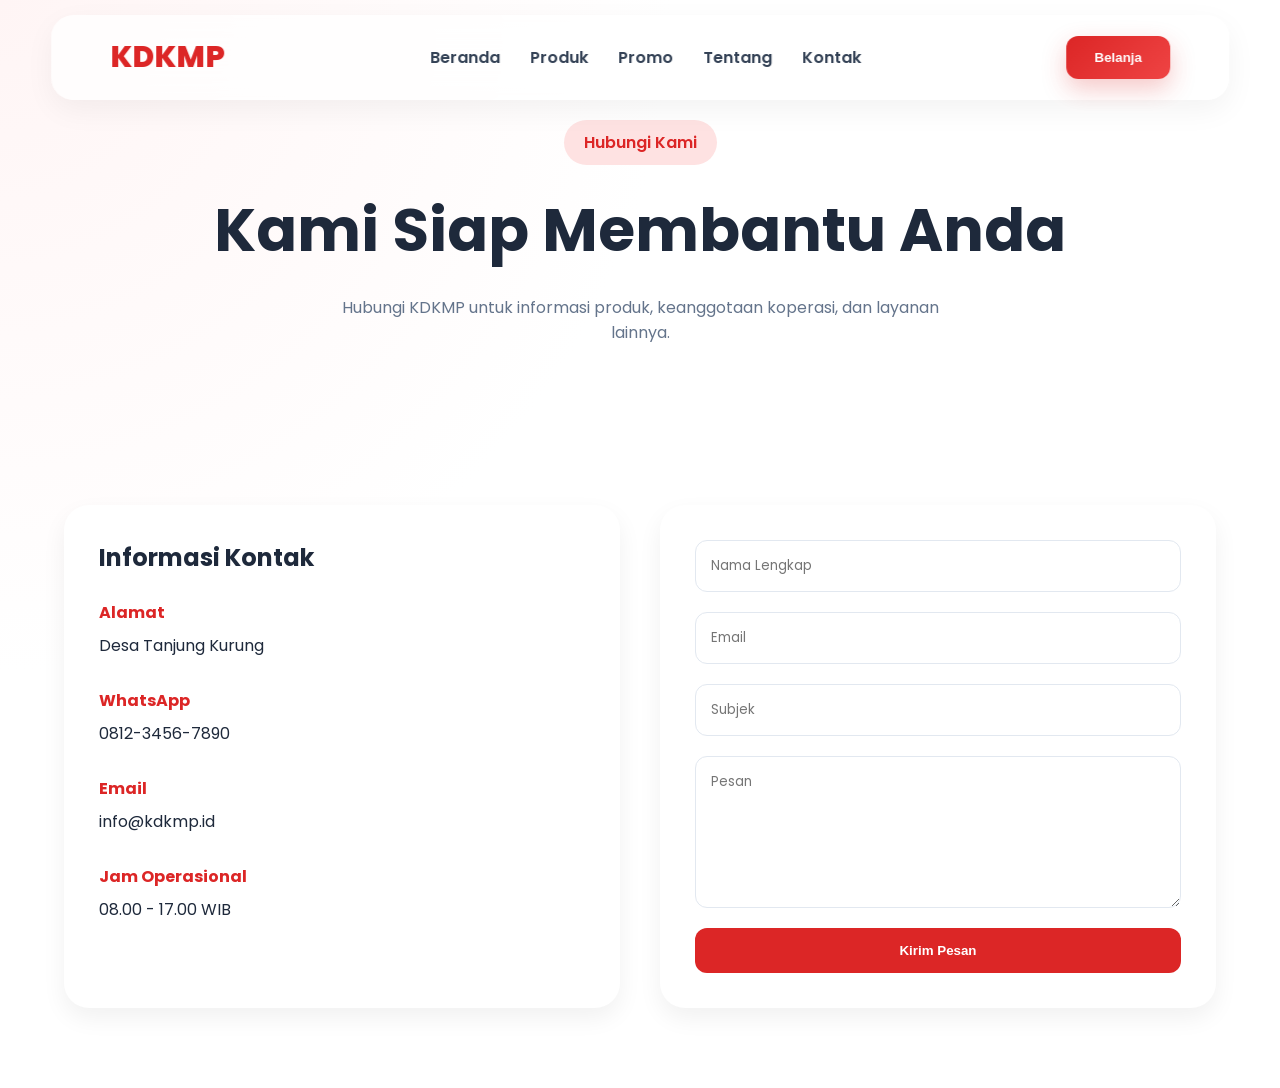
<file: kontak.html>
<head>
    <meta charset="UTF-8">
    <meta name="viewport" content="width=device-width, initial-scale=1.0">
    <title>kontak - KDKMP</title>
    
    <link rel="stylesheet" href="assets/css/style.css">
    
    <link href="https://fonts.googleapis.com/css2?family=Poppins:wght@300;400;500;600;700&display=swap" rel="stylesheet">
    </head>
    <body>

        <nav class="navbar">
            <div class="container">
        
                <div class="logo">
                    KDKMP
                </div>
        
                <ul class="menu">
                    <li><a href="index.html">Beranda</a></li>
                    <li><a href="produk.html">Produk</a></li>
                    <li><a href="promo.html">Promo</a></li>
                    <li><a href="tentang.html">Tentang</a></li>
                    <li><a href="kontak.html">Kontak</a></li>
                </ul>
        
                <div class="nav-button">
                    <button>Belanja</button>
                </div>
        
            </div>
        </nav>
<section class="contact-hero">

    <div class="container">

        <span class="page-badge">
            Hubungi Kami
        </span>

        <h1>
            Kami Siap Membantu Anda
        </h1>

        <p>
            Hubungi KDKMP untuk informasi produk,
            keanggotaan koperasi, dan layanan lainnya.
        </p>

    </div>

</section>

<section class="contact-section">

    <div class="container">

        <div class="contact-grid">

            <div class="contact-info">

                <h2>Informasi Kontak</h2>

                <div class="info-item">
                    <h4>Alamat</h4>
                    <p>Desa Tanjung Kurung</p>
                </div>

                <div class="info-item">
                    <h4>WhatsApp</h4>
                    <p>0812-3456-7890</p>
                </div>

                <div class="info-item">
                    <h4>Email</h4>
                    <p>info@kdkmp.id</p>
                </div>

                <div class="info-item">
                    <h4>Jam Operasional</h4>
                    <p>08.00 - 17.00 WIB</p>
                </div>

            </div>

            <div class="contact-form">

                <form>

                    <div class="form-group">
                        <input type="text" placeholder="Nama Lengkap">
                    </div>

                    <div class="form-group">
                        <input type="email" placeholder="Email">
                    </div>

                    <div class="form-group">
                        <input type="text" placeholder="Subjek">
                    </div>

                    <div class="form-group">
                        <textarea rows="6" placeholder="Pesan"></textarea>
                    </div>

                    <button type="submit">
                        Kirim Pesan
                    </button>

                </form>

            </div>

        </div>

    </div>

</section>
</body>
</html>
</file>
<file: assets/css/style.css>
/* =========================
   GLOBAL
========================= */

*{
    margin:0;
    padding:0;
    box-sizing:border-box;
}

html{
    scroll-behavior:smooth;
}

body{
    font-family:'Poppins',sans-serif;
    background:#f8fafc;
    color:#1e293b;
    overflow-x:hidden;
}

body{
    background:
    radial-gradient(circle at top left,#fff5f5,#ffffff 40%),
    radial-gradient(circle at bottom right,#fef2f2,#ffffff 35%);
}

.container{
    width:90%;
    max-width:1300px;
    margin:auto;
}

section{
    padding:100px 0;
}

img{
    max-width:100%;
    display:block;
}

a{
    text-decoration:none;
}

/* =========================
   NAVBAR
========================= */

.navbar{
    position:fixed;
    top:0;
    left:0;
    width:100%;
    z-index:999;
    background:rgba(255,255,255,.85);
    backdrop-filter:blur(15px);
    border-bottom:1px solid rgba(0,0,0,.05);
}

.navbar .container{
    display:flex;
    justify-content:space-between;
    align-items:center;
    padding:20px 0;
}

.logo{
    font-size:28px;
    font-weight:700;
    color:#dc2626;
}

.menu{
    display:flex;
    align-items:center;
    gap:30px;
    list-style:none;
}

.menu a{
    text-decoration:none;
    color:#334155;
    font-weight:500;
    transition:.3s;
}

.menu a:hover{
    color:#dc2626;
}

.nav-button button{
    background:#dc2626;
    color:white;
    border:none;
    padding:14px 28px;
    border-radius:12px;
    cursor:pointer;
    font-weight:600;
}

/* =========================
   HERO
========================= */

.hero{
    padding:150px 0;
}

.hero-wrapper{
    display:grid;
    grid-template-columns:1fr 1fr;
    gap:80px;
    align-items:center;
}

.badge{
    display:inline-block;
    padding:10px 18px;
    border-radius:999px;
    background:#fee2e2;
    color:#dc2626;
    margin-bottom:25px;
    font-weight:600;
}

.hero h1{
    font-size:68px;
    line-height:1.1;
    margin-bottom:25px;
    font-weight:700;
}

.hero p{
    color:#64748b;
    font-size:18px;
    line-height:1.8;
    margin-bottom:35px;
}

.hero-btn{
    display:flex;
    gap:15px;
}

.btn-primary{
    background:#dc2626;
    color:white;
    padding:16px 32px;
    border-radius:14px;
    font-weight:600;
}

.btn-secondary{
    background:white;
    color:#334155;
    padding:16px 32px;
    border-radius:14px;
    border:1px solid #e2e8f0;
}

.hero-card{
    border-radius:30px;
    overflow:hidden;
    box-shadow:0 30px 60px rgba(0,0,0,.12);
}

.hero-card img{
    width:100%;
    height:550px;
    object-fit:cover;
}

/* =========================
   STATS
========================= */

.stats{
    margin-top:-80px;
    position:relative;
    z-index:20;
}

.stats-grid{
    display:grid;
    grid-template-columns:repeat(auto-fit,minmax(250px,1fr));
    gap:25px;
}

.stat-card{
    background:white;
    padding:40px;
    border-radius:25px;
    text-align:center;
    box-shadow:
        0 20px 40px rgba(0,0,0,.08);
}

.stat-card h2{
    color:#dc2626;
    font-size:42px;
    margin-bottom:10px;
}

.stat-card p{
    color:#64748b;
}

/* =========================
   SECTION HEADER
========================= */

.section-header{
    text-align:center;
    margin-bottom:60px;
}

.section-header span{
    color:#dc2626;
    font-weight:600;
}

.section-header h2{
    margin-top:10px;
    font-size:45px;
}

/* =========================
   CATEGORIES
========================= */

.categories{
    padding:120px 0;
}

.categories .section-header p{
    margin-top:15px;
    color:#64748b;
}

.category-grid{
    display:grid;
    grid-template-columns:repeat(auto-fit,minmax(250px,1fr));
    gap:25px;
    margin-top:50px;
}

.category-card{
    background:white;
    border-radius:25px;
    padding:35px;
    transition:.4s;
    cursor:pointer;
    border:1px solid #f1f5f9;
}

.category-card:hover{
    transform:translateY(-10px);
    box-shadow:0 25px 50px rgba(0,0,0,.08);
}

.category-icon{
    width:70px;
    height:70px;
    display:flex;
    align-items:center;
    justify-content:center;
    background:#fee2e2;
    border-radius:18px;
    font-size:30px;
    margin-bottom:20px;
}

.category-card h3{
    margin-bottom:10px;
    font-size:22px;
}

.category-card p{
    color:#64748b;
    line-height:1.7;
}

/* =========================
   PRODUCT
========================= */

.featured-products{
    padding:120px 0;
    background:white;
}

.product-grid{
    display:grid;
    grid-template-columns:repeat(auto-fit,minmax(250px,1fr));
    gap:25px;
}

.product-item{
    background:white;
    border-radius:25px;
    overflow:hidden;
    transition:.4s;
    border:1px solid #e2e8f0;
}

.product-item:hover{
    transform:translateY(-10px);
    box-shadow:0 25px 50px rgba(0,0,0,.08);
}

.product-item img{
    width:100%;
    height:260px;
    object-fit:cover;
}

.product-content{
    padding:25px;
}

.product-content h3{
    margin-bottom:15px;
}

.price{
    color:#dc2626;
    font-size:24px;
    font-weight:700;
    margin-bottom:20px;
}

.product-content button{
    width:100%;
    border:none;
    background:#dc2626;
    color:white;
    padding:14px;
    border-radius:12px;
    cursor:pointer;
}

/* =========================
   ADVANTAGE
========================= */

.advantage-grid{
    display:grid;
    grid-template-columns:repeat(auto-fit,minmax(250px,1fr));
    gap:25px;
}

.advantage-card{
    background:white;
    padding:35px;
    border-radius:25px;
    text-align:center;
}

.advantage-card h3{
    margin-bottom:15px;
}

.advantage-card p{
    color:#64748b;
}

/* =========================
   PROMO
========================= */

.promo{
    padding:120px 0;
}

.promo-box{
    background:linear-gradient(
        135deg,
        #dc2626,
        #ef4444
    );

    border-radius:35px;

    padding:80px;

    display:flex;
    justify-content:space-between;
    align-items:center;

    color:white;

    overflow:hidden;
}

.promo-badge{
    background:rgba(255,255,255,.2);
    padding:10px 18px;
    border-radius:999px;
    display:inline-block;
    margin-bottom:20px;
}

.promo-box h2{
    font-size:48px;
    margin-bottom:20px;
    max-width:600px;
}

.promo-box p{
    margin-bottom:30px;
    opacity:.9;
}

.promo-btn{
    background:white;
    color:#dc2626;
    padding:15px 30px;
    border-radius:12px;
    display:inline-block;
    font-weight:600;
}

.discount-circle{
    width:220px;
    height:220px;
    border-radius:50%;
    background:white;
    color:#dc2626;

    display:flex;
    align-items:center;
    justify-content:center;

    font-size:60px;
    font-weight:700;
}
/* =========================
   TESTIMONIAL
========================= */

.testimonial-grid{
    display:grid;
    grid-template-columns:repeat(3,1fr);
    gap:30px;
}

.testimonial-card{
    background:white;
    padding:35px;
    border-radius:25px;
    box-shadow:0 10px 20px rgba(0,0,0,.05);
}

.testimonial-card p{
    color:#64748b;
    line-height:1.8;
    margin-bottom:20px;
}

.testimonial-card h4{
    color:#dc2626;
}

/* =========================
   CTA
========================= */

.cta{
    background:#dc2626;
    text-align:center;
    color:white;
}

.cta h2{
    font-size:50px;
    margin-bottom:20px;
}

.cta p{
    margin-bottom:35px;
    font-size:18px;
}

/* =========================
   FOOTER
========================= */

.footer{
    background:#111827;
    color:white;
    padding:70px 0 30px;
}

.footer-grid{
    display:grid;
    grid-template-columns:repeat(auto-fit,minmax(250px,1fr));
    gap:25px;
}

.footer h3{
    margin-bottom:20px;
}

.footer p,
.footer a{
    color:#cbd5e1;
    display:block;
    margin-bottom:10px;
}

.footer-bottom{
    border-top:1px solid rgba(255,255,255,.1);
    margin-top:50px;
    padding-top:25px;
    text-align:center;
}

/* =========================
   RESPONSIVE
========================= */

@media(max-width:992px){

    .hero-wrapper,
    .stats-grid,
    .product-grid,
    .category-grid,
    .advantage-grid,
    .testimonial-grid,
    .footer-grid{
        grid-template-columns:1fr 1fr;
    }

    .hero h1{
        font-size:50px;
    }
}

@media(max-width:768px){
    .menu{
        display:flex;
        flex-wrap:wrap;
        justify-content:center;
    }


    .hero-wrapper,
    .stats-grid,
    .product-grid,
    .category-grid,
    .advantage-grid,
    .testimonial-grid,
    .footer-grid{
        grid-template-columns:1fr;
    }

    .hero{
        text-align:center;
    }

    .hero-btn{
        justify-content:center;
        flex-wrap:wrap;
    }

    .hero h1{
        font-size:40px;
    }

    .section-header h2{
        font-size:32px;
    }

    .promo-box{
        padding:50px 25px;
    }

    .promo-box h2{
        font-size:34px;
    }

    .cta h2{
        font-size:34px;
    }
}
/* =========================
   ADVANTAGE
========================= */

.advantages{
    padding:120px 0;
}

.advantage-grid{
    display:grid;
    grid-template-columns:repeat(4,1fr);
    gap:25px;
}

.advantage-card{
    background:white;
    padding:40px;
    border-radius:25px;

    border:1px solid #e2e8f0;

    transition:.4s;
}

.advantage-card:hover{
    transform:translateY(-10px);

    box-shadow:0 20px 40px rgba(0,0,0,.08);
}

.advantage-card h3{
    margin-bottom:15px;
}

.advantage-card p{
    color:#64748b;
    line-height:1.8;
}

/* =========================
   CTA
========================= */

.cta{
    padding:120px 0;
}

.cta-box{
    background:#0f172a;
    color:white;

    text-align:center;

    border-radius:35px;

    padding:80px;
}

.cta-box h2{
    font-size:48px;
    margin-bottom:20px;
}

.cta-box p{
    opacity:.8;
    margin-bottom:30px;
}

.cta-btn{
    background:#dc2626;
    color:white;

    padding:16px 35px;

    border-radius:14px;

    display:inline-block;
}

/* ==========================
   PRODUCT PAGE
========================== */

.product-hero{
    padding:180px 0 100px;
    text-align:center;
}

.page-badge{
    display:inline-block;
    padding:10px 20px;
    background:#fee2e2;
    color:#dc2626;
    border-radius:999px;
    font-weight:600;
}

.product-hero h1{
    font-size:60px;
    max-width:700px;
    margin:20px auto;
}

.product-hero p{
    max-width:600px;
    margin:auto;
    color:#64748b;
}

.product-filter{
    margin-bottom:60px;
}

.filter-wrapper{
    background:white;
    padding:25px;
    border-radius:20px;

    display:flex;
    gap:20px;

    box-shadow:0 15px 35px rgba(0,0,0,.05);
}

.filter-wrapper input{
    flex:1;
    border:none;
    outline:none;
    padding:15px;
    background:#f8fafc;
    border-radius:12px;
}

.filter-wrapper select{
    padding:15px;
    border:none;
    background:#f8fafc;
    border-radius:12px;
}

.all-products{
    padding-bottom:120px;
}

.product-grid{
    display:grid;
    grid-template-columns:repeat(4,1fr);
    gap:30px;
}

.product-card{
    background:white;
    border-radius:25px;
    overflow:hidden;
    transition:.4s;
    border:1px solid #e2e8f0;
}

.product-card:hover{
    transform:translateY(-10px);
    box-shadow:0 20px 40px rgba(0,0,0,.08);
}

.product-image{
    height:260px;
    overflow:hidden;
}

.product-image img{
    width:100%;
    height:100%;
    object-fit:cover;
}

.product-body{
    padding:25px;
}

.product-category{
    color:#dc2626;
    font-size:14px;
    font-weight:600;
}

.product-body h3{
    margin:10px 0;
}

.product-body .price{
    font-size:26px;
    color:#dc2626;
    font-weight:700;
    margin-bottom:20px;
}

.product-body button{
    width:100%;
    border:none;
    background:#dc2626;
    color:white;
    padding:14px;
    border-radius:12px;
    cursor:pointer;
}

/* ======================
   ABOUT PAGE
====================== */

.about-hero{
    padding:180px 0 100px;
    text-align:center;
}

.about-hero h1{
    font-size:60px;
    max-width:800px;
    margin:20px auto;
}

.about-hero p{
    max-width:700px;
    margin:auto;
    color:#64748b;
}

.about-grid{
    display:grid;
    grid-template-columns:1fr 1fr;
    gap:60px;
    align-items:center;
}

.about-grid img{
    width:100%;
    border-radius:30px;
}

.about-content{
    padding:100px 0;
}

.about-content h2{
    margin-bottom:20px;
    font-size:42px;
}

.about-content p{
    line-height:1.9;
    color:#64748b;
}

.vision-mission{
    padding:100px 0;
}

.vm-grid{
    display:grid;
    grid-template-columns:1fr 1fr;
    gap:30px;
}

.vm-card{
    background:white;
    padding:40px;
    border-radius:25px;
    box-shadow:0 15px 30px rgba(0,0,0,.05);
}

.vm-card h3{
    margin-bottom:20px;
    color:#dc2626;
}

/* =========================
   CONTACT PAGE
========================= */

.contact-hero{
    padding:180px 0 100px;
    text-align:center;
}

.contact-hero h1{
    font-size:60px;
    margin:20px 0;
}

.contact-hero p{
    max-width:650px;
    margin:auto;
    color:#64748b;
}

.contact-section{
    padding:100px 0;
}

.contact-grid{
    display:grid;
    grid-template-columns:1fr 1fr;
    gap:50px;
}

.contact-info{
    background:white;
    padding:40px;
    border-radius:25px;
}

.info-item{
    margin-bottom:30px;
}

.info-item h4{
    color:#dc2626;
    margin-bottom:8px;
}

.contact-form{
    background:white;
    padding:40px;
    border-radius:25px;
}

.form-group{
    margin-bottom:20px;
}

.form-group input,
.form-group textarea{
    width:100%;
    padding:15px;
    border:1px solid #e2e8f0;
    border-radius:12px;
    outline:none;
}

.contact-form button{
    width:100%;
    padding:15px;
    background:#dc2626;
    color:white;
    border:none;
    border-radius:12px;
    cursor:pointer;
}

/* ==========================
   PROMO PAGE
========================== */

.promo-page-hero{
    padding:180px 0 100px;
    text-align:center;
}

.promo-page-hero h1{
    font-size:60px;
    margin:20px 0;
}

.promo-page-hero p{
    color:#64748b;
}

.promo-banner-page{
    padding-bottom:100px;
}

.promo-banner-card{
    background:linear-gradient(
        135deg,
        #dc2626,
        #ef4444
    );

    color:white;

    border-radius:30px;

    padding:70px;

    display:flex;
    justify-content:space-between;
    align-items:center;
}

.promo-banner-card h2{
    font-size:48px;
    margin-bottom:20px;
}

.promo-btn-page{
    display:inline-block;
    margin-top:20px;
    background:white;
    color:#dc2626;
    padding:15px 30px;
    border-radius:12px;
}

.promo-discount{
    font-size:80px;
    font-weight:700;
}

.promo-products{
    padding-bottom:120px;
}

.old-price{
    text-decoration:line-through;
    color:#94a3b8;
    margin:10px 0;
}

.promo-tag{
    display:inline-block;
    background:#fee2e2;
    color:#dc2626;
    padding:6px 12px;
    border-radius:999px;
    font-size:13px;
    font-weight:600;
}

.floating-wa{
    position:fixed;
    right:25px;
    bottom:25px;

    width:65px;
    height:65px;

    background:#25D366;
    color:white;

    display:flex;
    justify-content:center;
    align-items:center;

    border-radius:50%;

    z-index:9999;

    box-shadow:0 15px 35px rgba(0,0,0,.25);

    transition:.3s;
}

.floating-wa:hover{
    transform:scale(1.1);
}

.detail-product{
    padding:180px 0 120px;
}

.detail-grid{
    display:grid;
    grid-template-columns:1fr 1fr;
    gap:60px;
    align-items:center;
}

.detail-image img{
    width:100%;
    border-radius:30px;
}

.detail-content h1{
    margin:20px 0;
    font-size:52px;
}

.detail-price{
    font-size:40px;
    font-weight:700;
    color:#dc2626;
    margin-bottom:25px;
}

.product-info{
    margin:30px 0;
}

.product-info div{
    margin-bottom:12px;
}

.buy-btn{
    background:#dc2626;
    color:white;
    padding:15px 35px;
    border-radius:12px;
    display:inline-block;
}

/* =====================================
   UI IMPROVEMENT V2
===================================== */

body{
    background:
    radial-gradient(circle at top left,#fff5f5,#ffffff 40%),
    radial-gradient(circle at bottom right,#fef2f2,#ffffff 35%);
}

/* NAVBAR */

.navbar{
    top:15px;
    left:50%;
    width:92%;
    transform:translateX(-50%);

    border-radius:22px;

    background:rgba(255,255,255,.75);

    backdrop-filter:blur(20px);

    box-shadow:
    0 10px 30px rgba(0,0,0,.05);

    border:none;
}

.logo{
    font-size:30px;
    font-weight:800;
}

.menu a{

    position:relative;

    font-weight:600;
}

.menu a::after{

    content:'';

    position:absolute;

    left:0;
    bottom:-8px;

    width:0;

    height:3px;

    border-radius:50px;

    background:#dc2626;

    transition:.3s;
}

.menu a:hover::after{

    width:100%;
}

.nav-button button{

    background:
    linear-gradient(
    135deg,
    #dc2626,
    #ef4444);

    box-shadow:
    0 10px 25px rgba(220,38,38,.25);
}

/* HERO */

.hero{

    position:relative;
}

.hero::before{

    content:'';

    position:absolute;

    width:500px;
    height:500px;

    background:#fecaca;

    border-radius:50%;

    filter:blur(180px);

    top:-200px;
    right:-150px;

    z-index:-1;
}

.hero h1{

    font-size:76px;
    font-weight:800;

    letter-spacing:-2px;
}

.hero-card{

    border-radius:35px;

    box-shadow:
    0 30px 80px rgba(0,0,0,.15);
}

.hero-card img{

    transition:.6s;
}

.hero-card:hover img{

    transform:scale(1.05);
}

/* STATS */

.stat-card{

    transition:.4s;

    border:none;
}

.stat-card:hover{

    transform:translateY(-12px);

    box-shadow:
    0 25px 50px rgba(0,0,0,.08);
}

/* CATEGORY */

.category-card{

    border:none;

    box-shadow:
    0 10px 25px rgba(0,0,0,.04);
}

.category-card:hover{

    transform:translateY(-12px);

    box-shadow:
    0 25px 50px rgba(0,0,0,.1);
}

/* PRODUCT */

.product-card,
.product-item{

    border:none;

    box-shadow:
    0 10px 25px rgba(0,0,0,.05);
}

.product-card:hover,
.product-item:hover{

    transform:translateY(-12px);

    box-shadow:
    0 25px 60px rgba(0,0,0,.12);
}

.product-image img,
.product-item img{

    transition:.6s;
}

.product-card:hover img,
.product-item:hover img{

    transform:scale(1.08);
}

.price,
.detail-price{

    font-size:30px;

    font-weight:800;

    letter-spacing:-1px;
}

/* BUTTON */

.btn-primary,
.buy-btn,
.detail-btn,
.product-body button{

    background:
    linear-gradient(
    135deg,
    #dc2626,
    #ef4444);

    border:none;

    transition:.3s;
}

.btn-primary:hover,
.buy-btn:hover,
.detail-btn:hover,
.product-body button:hover{

    transform:translateY(-4px);

    box-shadow:
    0 15px 35px rgba(220,38,38,.3);
}

/* ABOUT */

.vm-card{

    border:none;

    transition:.4s;
}

.vm-card:hover{

    transform:translateY(-10px);

    box-shadow:
    0 25px 50px rgba(0,0,0,.08);
}

/* CONTACT */

.contact-info,
.contact-form{

    border:none;

    box-shadow:
    0 10px 25px rgba(0,0,0,.05);
}

.contact-form input:focus,
.contact-form textarea:focus{

    border-color:#dc2626;

    box-shadow:
    0 0 0 4px rgba(220,38,38,.1);
}

/* PROMO */

.promo-banner-card{

    box-shadow:
    0 25px 60px rgba(220,38,38,.25);
}

.discount-circle,
.promo-discount{

    animation:float 3s ease-in-out infinite;
}

@keyframes float{

    0%{
        transform:translateY(0);
    }

    50%{
        transform:translateY(-10px);
    }

    100%{
        transform:translateY(0);
    }
}

/* FOOTER */

.footer{

    background:
    linear-gradient(
    135deg,
    #0f172a,
    #1e293b);
}

/* WHATSAPP */

.floating-wa{

    box-shadow:
    0 15px 40px rgba(37,211,102,.35);
}

.floating-wa:hover{

    transform:
    scale(1.1)
    rotate(10deg);
}

/* GLOBAL ANIMATION */

*{

    transition:
    transform .3s ease,
    box-shadow .3s ease,
    background .3s ease,
    color .3s ease;
}

/* RESPONSIVE */

@media(max-width:768px){

    .navbar{

        width:95%;
    }

    .hero h1{

        font-size:48px;
    }

    .product-hero h1,
    .about-hero h1,
    .contact-hero h1,
    .promo-page-hero h1{

        font-size:42px;
    }

    .hero-card img{

        height:350px;
    }
}

/* =========================
   PROMO PAGE
========================= */

.promo-page-hero{
    padding:120px 0 80px;
    text-align:center;
}

.promo-banner-card{
    background:linear-gradient(135deg,#ef4444,#f97316);
    color:#fff;
    border-radius:30px;
    padding:60px;
    display:flex;
    justify-content:space-between;
    align-items:center;
    margin-bottom:60px;
}

.promo-discount{
    width:160px;
    height:160px;
    border-radius:50%;
    background:#fff;
    color:#ef4444;
    display:flex;
    align-items:center;
    justify-content:center;
    font-size:40px;
    font-weight:700;
}

.promo-tag{
    display:inline-block;
    padding:6px 12px;
    background:#fee2e2;
    color:#dc2626;
    border-radius:30px;
    font-size:13px;
    margin-bottom:12px;
}

.old-price{
    text-decoration:line-through;
    color:#94a3b8;
    margin-bottom:5px;
}

/* =========================
   ABOUT PAGE
========================= */

.about-hero{
    padding:120px 0 80px;
    text-align:center;
}

.about-content{
    padding:80px 0;
}

.about-grid{
    display:grid;
    grid-template-columns:1fr 1fr;
    gap:50px;
    align-items:center;
}

.about-grid img{
    width:100%;
    border-radius:25px;
}

.vision-mission{
    padding:80px 0;
}

.vm-grid{
    display:grid;
    grid-template-columns:1fr 1fr;
    gap:30px;
}

.vm-card{
    background:#fff;
    padding:35px;
    border-radius:20px;
    box-shadow:0 10px 25px rgba(0,0,0,.06);
}

.vm-card h3{
    margin-bottom:15px;
}

.vm-card ul{
    padding-left:20px;
}

.vm-card li{
    margin-bottom:10px;
}

/* =========================
   CONTACT PAGE
========================= */

.contact-hero{
    padding:120px 0 80px;
    text-align:center;
}

.contact-section{
    padding:80px 0;
}

.contact-grid{
    display:grid;
    grid-template-columns:1fr 1fr;
    gap:40px;
}

.contact-info{
    background:#fff;
    padding:35px;
    border-radius:25px;
    box-shadow:0 10px 25px rgba(0,0,0,.06);
}

.info-item{
    margin-top:25px;
}

.info-item h4{
    margin-bottom:8px;
}

.contact-form{
    background:#fff;
    padding:35px;
    border-radius:25px;
    box-shadow:0 10px 25px rgba(0,0,0,.06);
}

.form-group{
    margin-bottom:20px;
}

.form-group input,
.form-group textarea{
    width:100%;
    padding:15px;
    border:1px solid #e2e8f0;
    border-radius:12px;
    font-family:'Poppins',sans-serif;
}

.contact-form button{
    border:none;
    background:#dc2626;
    color:#fff;
    padding:15px 30px;
    border-radius:12px;
    cursor:pointer;
    font-weight:600;
}

/* =========================
   MOBILE RESPONSIVE
========================= */

@media (max-width: 768px){

    .container{
        width:90%;
        margin:auto;
    }

    .navbar .container{
        flex-direction:column;
        gap:20px;
    }

    .menu{
        flex-wrap:wrap;
        justify-content:center;
        gap:15px;
    }

    .hero-wrapper{
        grid-template-columns:1fr !important;
        text-align:center;
    }

    .hero-left h1{
        font-size:36px !important;
        line-height:1.3;
    }

    .hero-card img{
        width:100%;
    }

    .stats-grid,
    .category-grid,
    .product-grid,
    .advantage-grid{
        grid-template-columns:1fr !important;
    }

    .about-grid,
    .vm-grid,
    .contact-grid{
        grid-template-columns:1fr !important;
    }

    .promo-banner-card{
        flex-direction:column;
        text-align:center;
        gap:30px;
    }

    .footer-grid{
        grid-template-columns:1fr !important;
        gap:30px;
    }

    .product-filter .filter-wrapper{
        flex-direction:column;
    }

    .filter-wrapper input,
    .filter-wrapper select{
        width:100%;
    }

}

@media (max-width: 768px){

    .navbar .container{
        display:flex;
        flex-direction:column;
        align-items:center;
        gap:15px;
    }

    .logo{
        margin-bottom:10px;
    }

    .menu{
        display:flex;
        flex-wrap:wrap;
        justify-content:center;
        gap:12px;
        width:100%;
        padding:0;
    }

    .menu li{
        list-style:none;
    }

    .menu a{
        font-size:14px;
    }

    .nav-button{
        margin-top:10px;
    }

}

/* =========================
   MOBILE NAVBAR
========================= */

@media(max-width:768px){

    .navbar .container{
        flex-direction:column;
        gap:15px;
    }

    .menu{
        display:flex;
        align-items:center;
        gap:30px;
        list-style:none;
        margin:0;
        padding:0;
    }
    .menu li{
        list-style:none;
    }

    .nav-button button{
        padding:10px 20px;
    }
}
</file>
